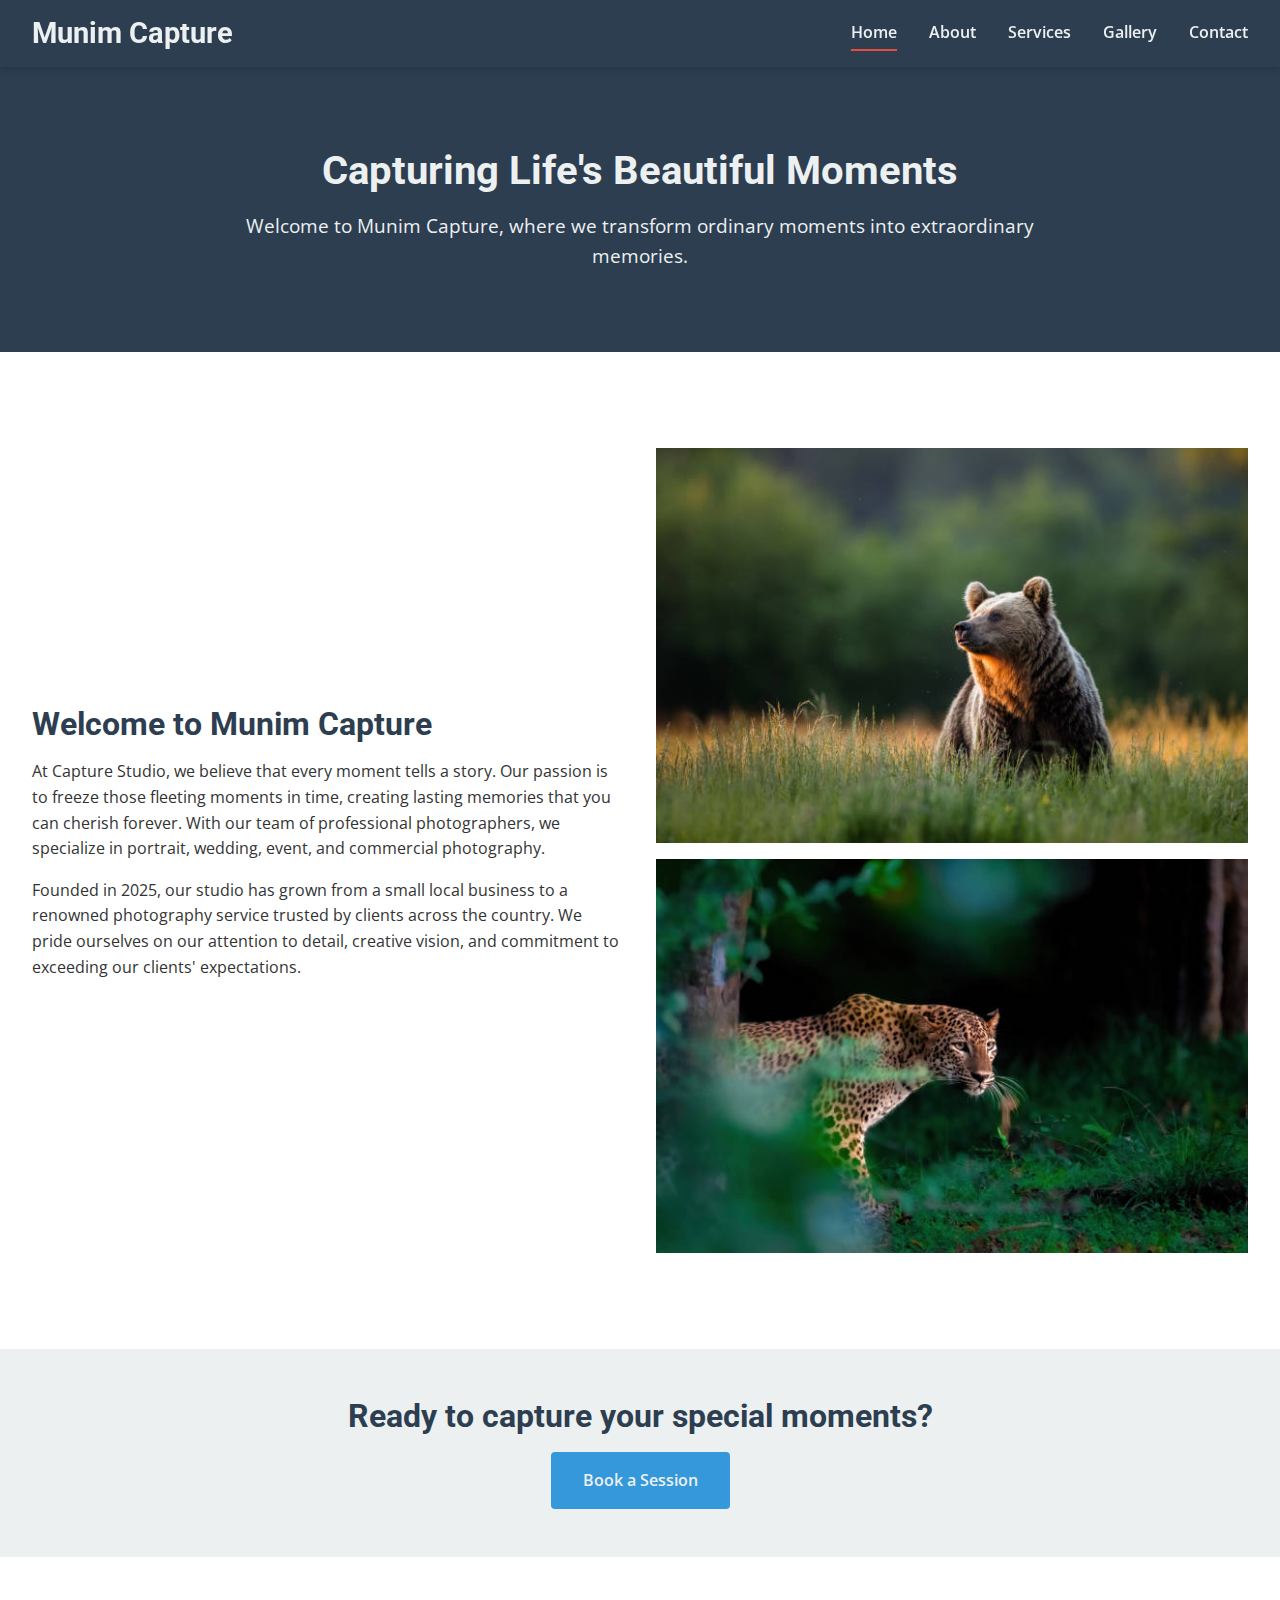
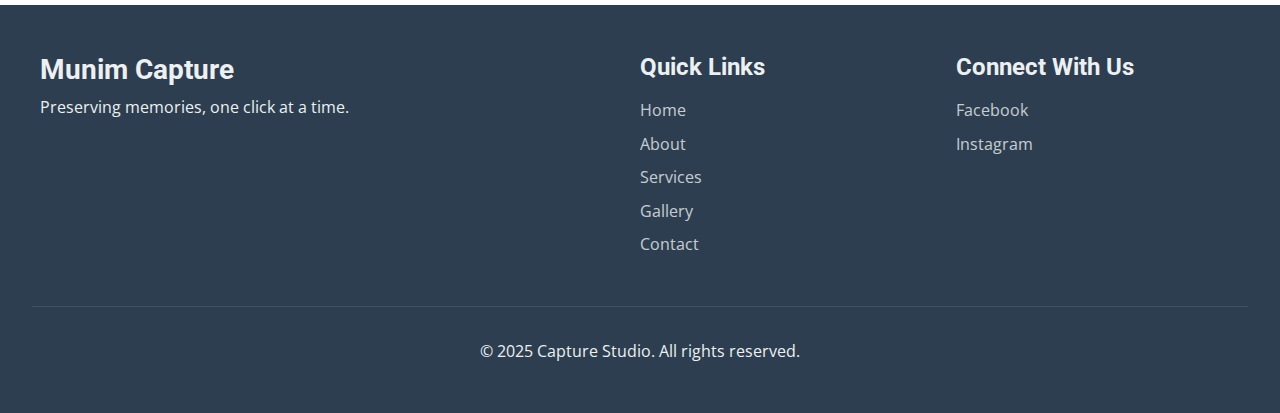
<file: index.html>
<html lang="en">
<head>
    <meta charset="UTF-8">
    <meta name="viewport" content="width=device-width, initial-scale=1.0">
    <title>Munim Capture | Home</title>
    <!-- Google Fonts -->
    <link rel="preconnect" href="https://fonts.googleapis.com">
    <link rel="preconnect" href="https://fonts.gstatic.com" crossorigin>
    <link href="https://fonts.googleapis.com/css2?family=Roboto:wght@400;700&family=Open+Sans:wght@400;600&display=swap" rel="stylesheet">
    <!-- Custom CSS -->
    <link rel="stylesheet" href="styles.css">
</head>
<body>
    <!-- Header Section -->
    <header>
        <div class="logo">
            <a href="index.html"><h1>Munim Capture</h1></a>
        </div>
        <!-- Navigation Bar -->
        <nav>
            <ul>
                <li><a href="index.html" class="active">Home</a></li>
                <li><a href="about.html">About</a></li>
                <li><a href="services.html">Services</a></li>
                <li><a href="gallery.html">Gallery</a></li>
                <li><a href="contact.html">Contact</a></li>
            </ul>
        </nav>
    </header>

    <!-- Main Content -->
    <main>
        <section class="hero">
            <h2>Capturing Life's Beautiful Moments</h2>
            <p>Welcome to Munim Capture, where we transform ordinary moments into extraordinary memories.</p>
        </section>

        <section class="intro">
            <div class="content-wrapper">
                <div class="text-content">
                    <h2>Welcome to Munim Capture</h2>
                    <p>
                        At Capture Studio, we believe that every moment tells a story. Our passion is to freeze those fleeting 
                        moments in time, creating lasting memories that you can cherish forever. With our team of professional photographers, we specialize 
                        in portrait, wedding, event, and commercial photography.
                    </p>
                    <p>
                        Founded in 2025, our studio has grown from a small local business to a 
                        renowned photography service trusted by clients across the country. We pride ourselves on our attention to detail, 
                        creative vision, and commitment to exceeding our clients' expectations.
                    </p>
                </div>
                <div class="image-content">
                    <img src="img/index1.jpg" alt="" height="400" width="600">
                    <img src="img/index2.jpg" alt="" height="400" width="600">
                </div>
            </div>
        </section>

        <section class="cta">
            <h2>Ready to capture your special moments?</h2>
            <a href="contact.html" class="btn">Book a Session</a>
        </section>
    </main>

    <!-- Footer Section -->
    <footer>
        <div class="footer-content">
            <div class="footer-logo">
                <h3>Munim Capture</h3>
                <p>Preserving memories, one click at a time.</p>
            </div>
            <div class="footer-links">
                <h4>Quick Links</h4>
                <ul>
                    <li><a href="index.html">Home</a></li>
                    <li><a href="about.html">About</a></li>
                    <li><a href="services.html">Services</a></li>
                    <li><a href="gallery.html">Gallery</a></li>
                    <li><a href="contact.html">Contact</a></li>
                </ul>
            </div>
            <div class="footer-social">
                <h4>Connect With Us</h4>
                <ul>
                    <li><a href="https://instagram.com" target="https://www.facebook.com/mubassir.munim">Facebook</a></li>
                    <li><a href="https://facebook.com" target="https://www.instagram.com/mubassirahmedmunim/">Instagram</a></li>
                </ul>
            </div>
        </div>
        <div class="copyright">
            <p>&copy; 2025 Capture Studio. All rights reserved.</p>
        </div>
    </footer>
</body>
</html>
</file>
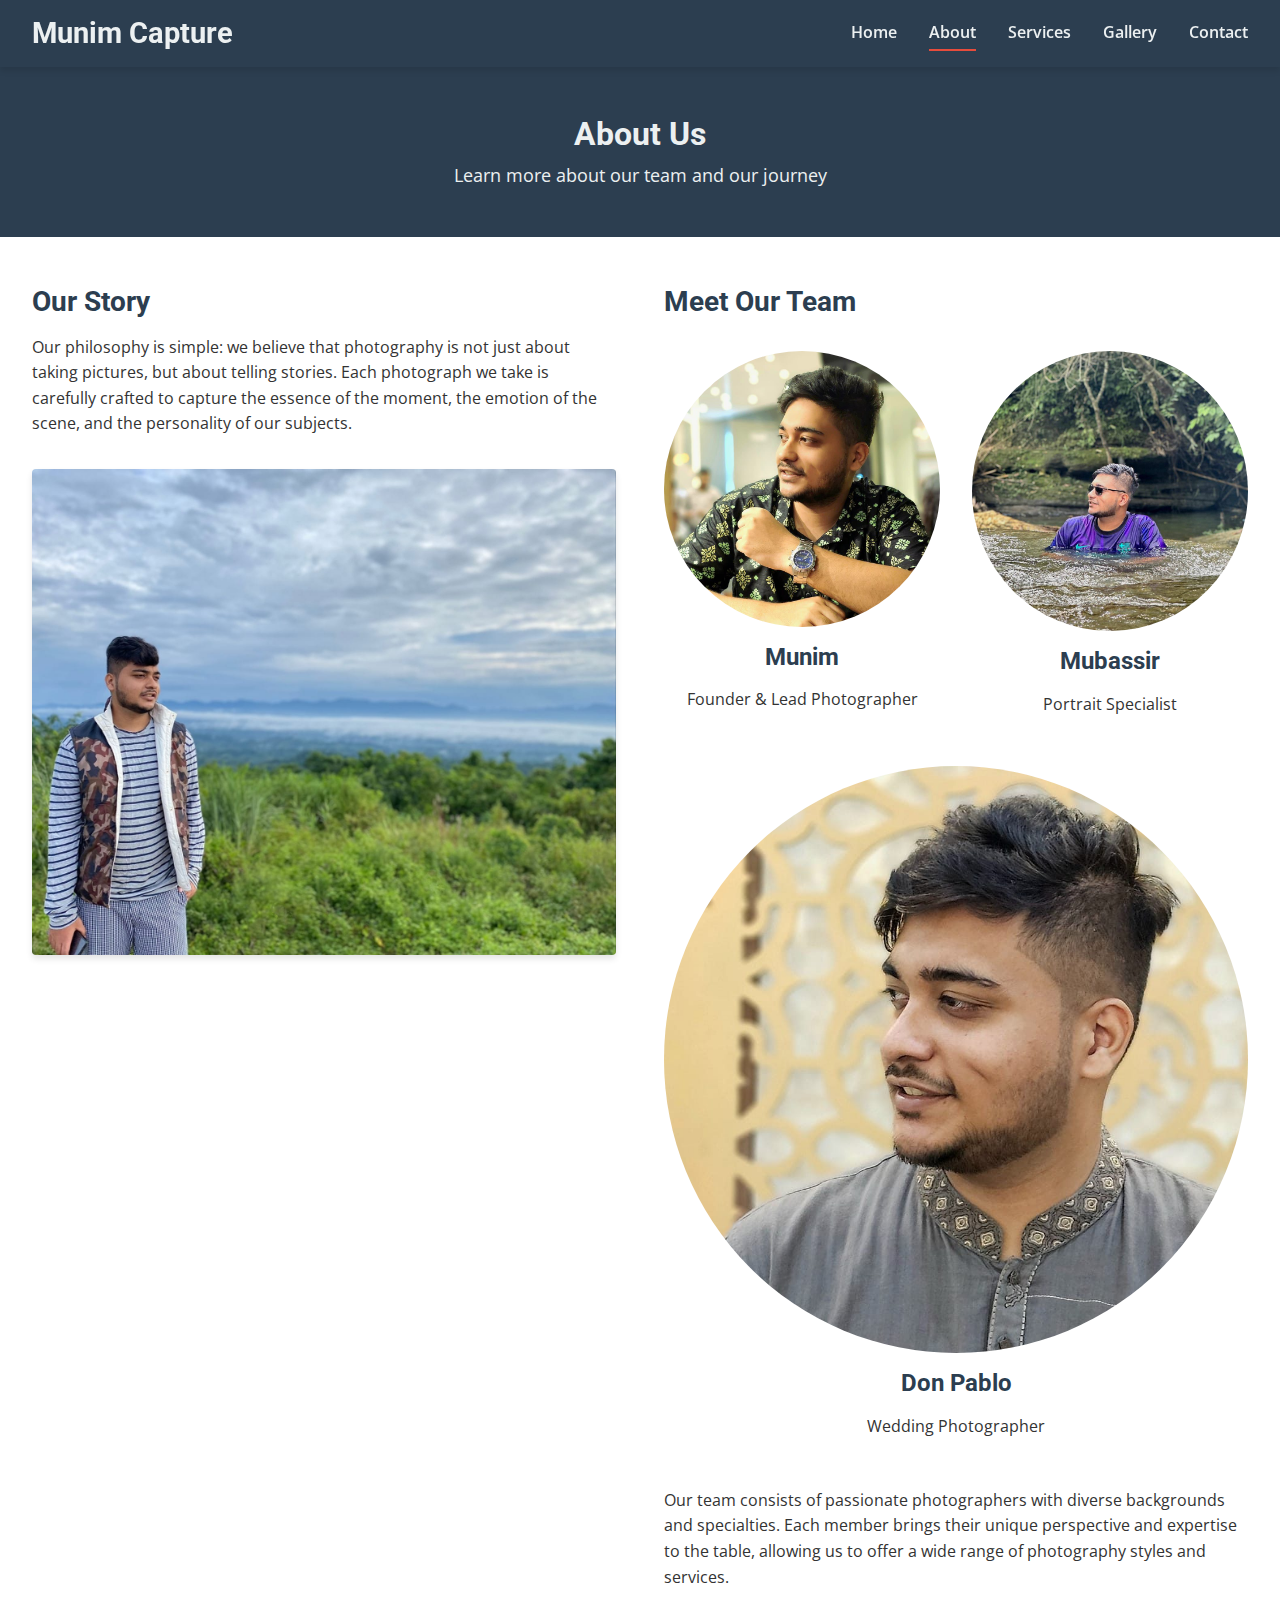
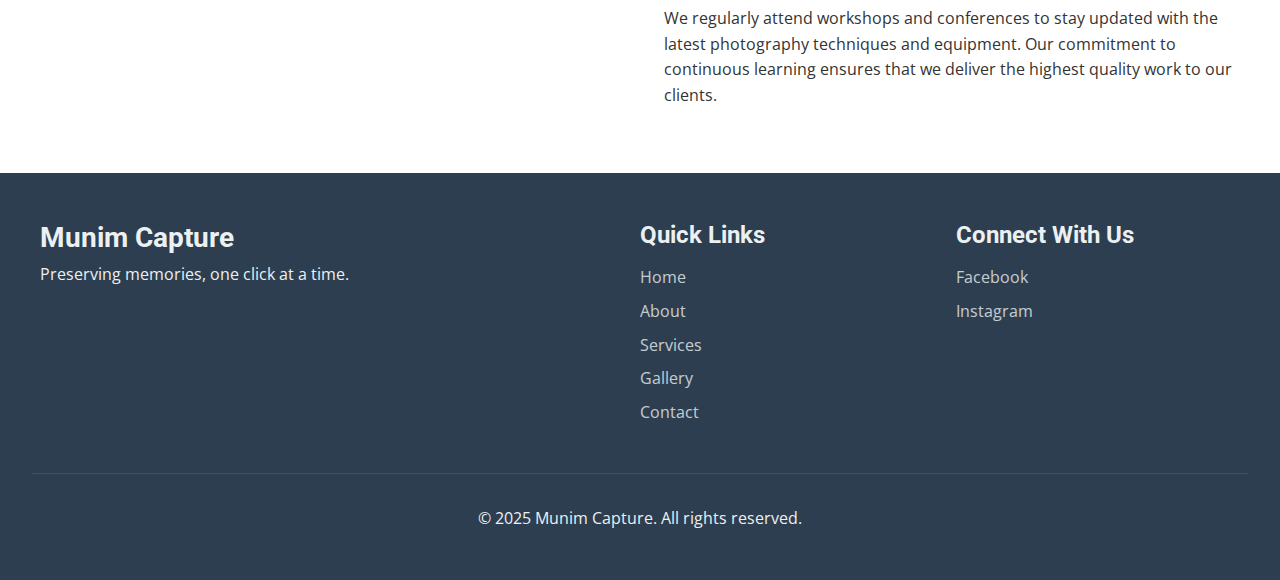
<file: about.html>
<!DOCTYPE html>
<html lang="en">
<head>
    <meta charset="UTF-8">
    <meta name="viewport" content="width=device-width, initial-scale=1.0">
    <title>Munim Capture | About</title>
    <!-- Google Fonts -->
    <link rel="preconnect" href="https://fonts.googleapis.com">
    <link rel="preconnect" href="https://fonts.gstatic.com" crossorigin>
    <link href="https://fonts.googleapis.com/css2?family=Roboto:wght@400;700&family=Open+Sans:wght@400;600&display=swap" rel="stylesheet">
    <!-- Custom CSS -->
    <link rel="stylesheet" href="styles.css">
</head>
<body>
    <!-- Header Section -->
    <header>
        <div class="logo">
            <a href="index.html"><h1>Munim Capture</h1></a>
        </div>
        <!-- Navigation Bar -->
        <nav>
            <ul>
                <li><a href="index.html">Home</a></li>
                <li><a href="about.html" class="active">About</a></li>
                <li><a href="services.html">Services</a></li>
                <li><a href="gallery.html">Gallery</a></li>
                <li><a href="contact.html">Contact</a></li>
            </ul>
        </nav>
    </header>

    <!-- Main Content -->
    <main>
        <section class="page-header">
            <h2>About Us</h2>
            <p>Learn more about our team and our journey</p>
        </section>

        <!-- Using flexbox for this page layout -->
        <section class="about-content">
            <div class="about-story">
                <h3>Our Story</h3>
                <p>
                    Our philosophy is simple: we believe that photography is not just about taking pictures, but about telling stories. 
                    Each photograph we take is carefully crafted to capture the essence of the moment, the emotion of the scene, and the personality of our subjects.
                </p>
                <img src="img/about us/cover.jpg" alt="Founder Michael Reynolds working with a vintage camera">
            </div>
            
            <div class="about-team">
                <h3>Meet Our Team</h3>
                <div class="team-members">
                    <div class="team-member">
                        <img src="img/about us/p4.jpg" alt="Portrait of Michael Reynolds, Founder and Lead Photographer">
                        <h4>Munim</h4>
                        <p>Founder & Lead Photographer</p>
                    </div>
                    <div class="team-member">
                        <img src="img/about us/p2.jpg" alt="Portrait of Sarah Chen, Portrait Specialist">
                        <h4>Mubassir</h4>
                        <p>Portrait Specialist</p>
                    </div>
                    <div class="team-member">
                        <img src="img/about us/p3.jpg" alt="Portrait of James Wilson, Wedding Photographer">
                        <h4>Don Pablo</h4>
                        <p>Wedding Photographer</p>
                    </div>
                </div>
                <p>
                    Our team consists of passionate photographers with diverse backgrounds and specialties. 
                    Each member brings their unique perspective and expertise to the table, allowing us to offer a wide range of photography styles and services.
                </p>
                <p>
                    We regularly attend workshops and conferences to stay updated with the latest photography 
                    techniques and equipment. Our commitment to continuous learning ensures that we deliver the highest quality work to our clients.
                </p>
            </div>
        </section>
    </main>

    <!-- Footer Section -->
    <footer>
        <div class="footer-content">
            <div class="footer-logo">
                <h3>Munim Capture</h3>
                <p>Preserving memories, one click at a time.</p>
            </div>
            <div class="footer-links">
                <h4>Quick Links</h4>
                <ul>
                    <li><a href="index.html">Home</a></li>
                    <li><a href="about.html">About</a></li>
                    <li><a href="services.html">Services</a></li>
                    <li><a href="gallery.html">Gallery</a></li>
                    <li><a href="contact.html">Contact</a></li>
                </ul>
            </div>
            <div class="footer-social">
                <h4>Connect With Us</h4>
                <ul>
                    <li><a href="https://instagram.com" target="https://www.facebook.com/mubassir.munim">Facebook</a></li>
                    <li><a href="https://facebook.com" target="https://www.instagram.com/mubassirahmedmunim/">Instagram</a></li>
                </ul>
            </div>
        </div>
        <div class="copyright">
            <p>&copy; 2025 Munim Capture. All rights reserved.</p>
        </div>
    </footer>
</body>
</html>
</file>
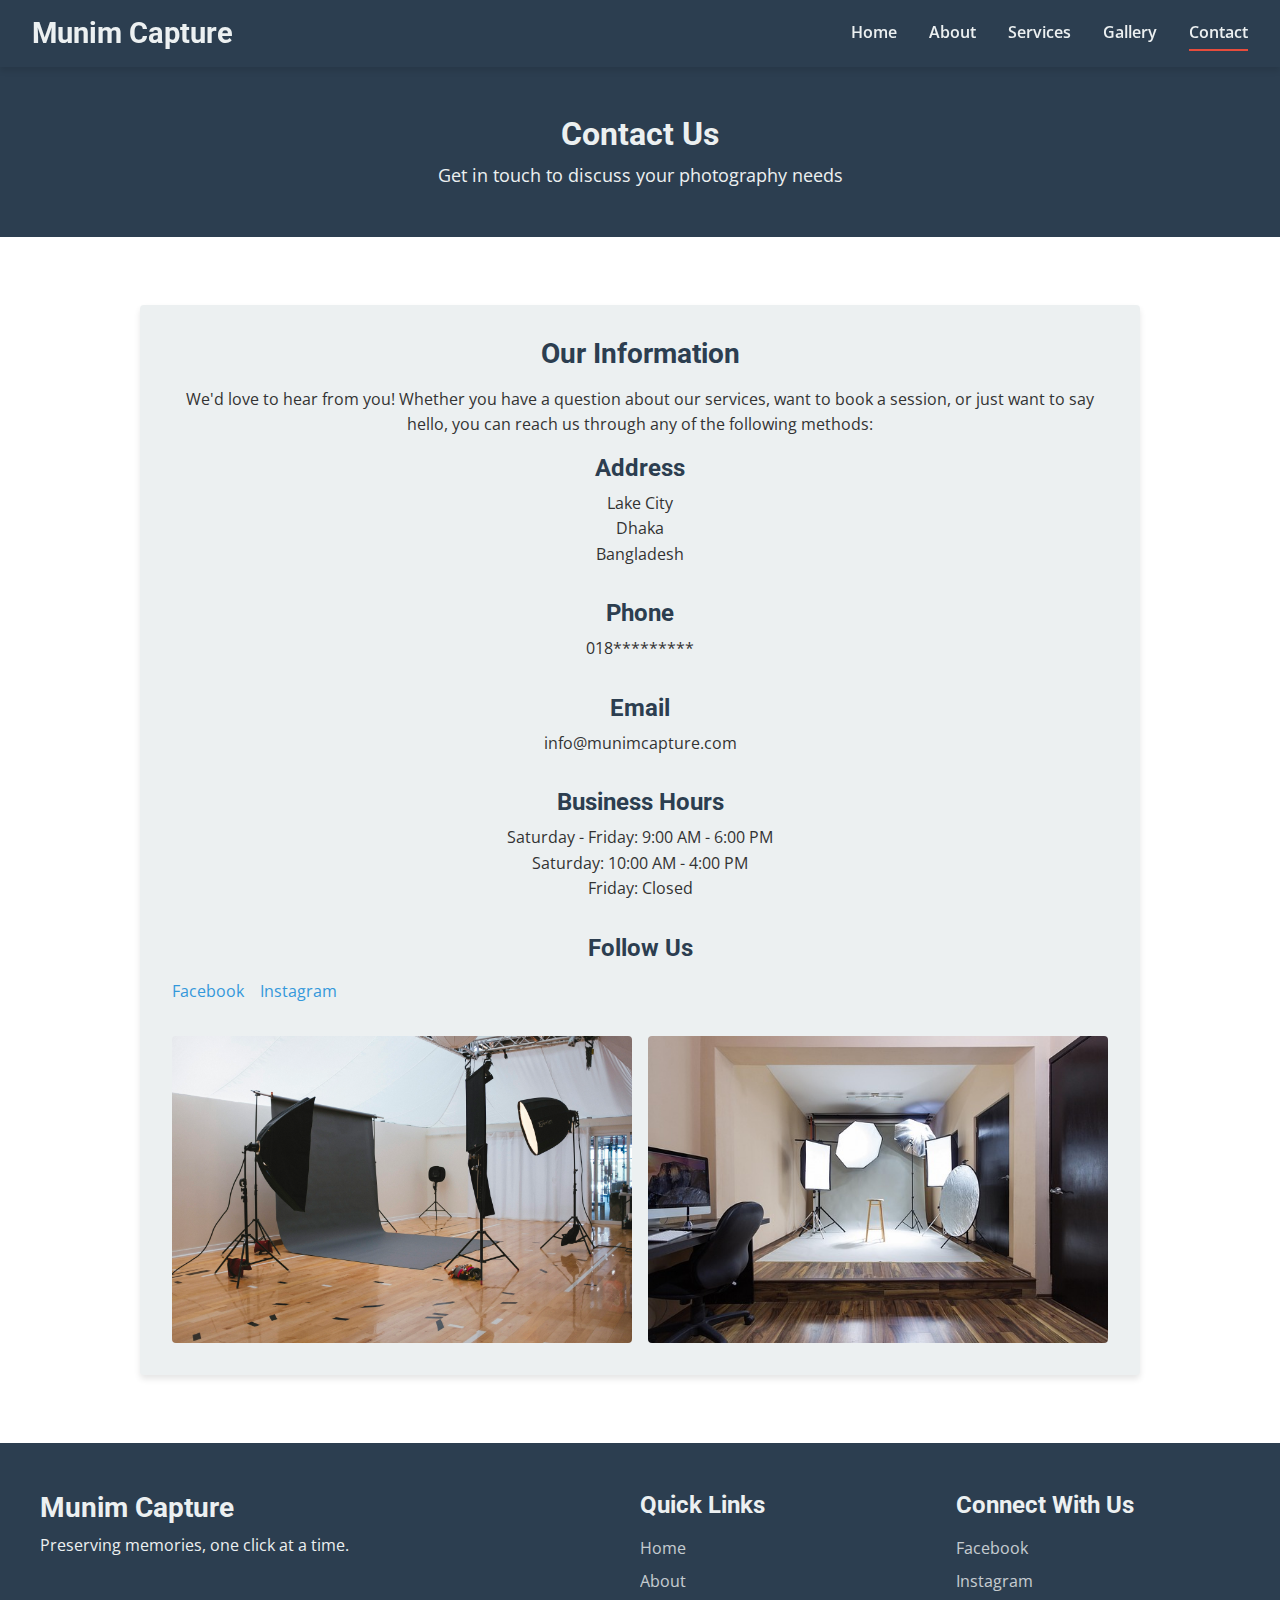
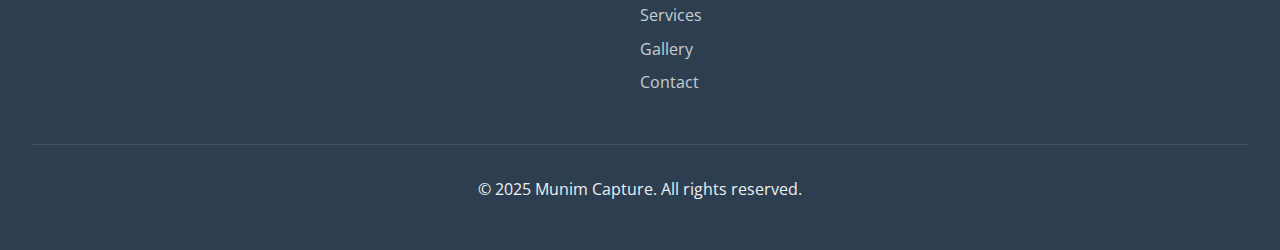
<file: contact.html>
<html lang="en">
<head>
    <meta charset="UTF-8">
    <meta name="viewport" content="width=device-width, initial-scale=1.0">
    <title>Munim Capture | Contact</title>
    <!-- Google Fonts -->
    <link rel="preconnect" href="https://fonts.googleapis.com">
    <link rel="preconnect" href="https://fonts.gstatic.com" crossorigin>
    <link href="https://fonts.googleapis.com/css2?family=Roboto:wght@400;700&family=Open+Sans:wght@400;600&display=swap" rel="stylesheet">
    <!-- Custom CSS -->
    <link rel="stylesheet" href="styles.css">
</head>
<body>
    <!-- Header Section -->
    <header>
        <div class="logo">
            <a href="index.html"><h1>Munim Capture</h1></a>
        </div>
        <!-- Navigation Bar -->
        <nav>
            <ul>
                <li><a href="index.html">Home</a></li>
                <li><a href="about.html">About</a></li>
                <li><a href="services.html">Services</a></li>
                <li><a href="gallery.html">Gallery</a></li>
                <li><a href="contact.html" class="active">Contact</a></li>
            </ul>
        </nav>
    </header>

    <!-- Main Content -->
    <main>
        <section class="page-header">
            <h2>Contact Us</h2>
            <p>Get in touch to discuss your photography needs</p>
        </section>
    
        <section class="contact-container">
            <div class="contact-info">
                <h3>Our Information</h3>
                <p>
                    We'd love to hear from you! Whether you have a question about our services, 
                    want to book a session, or just want to say hello, you can reach us through any of the following methods:
                </p>
                <div class="info-item">
                    <h4>Address</h4>
                    <p>Lake City<br>Dhaka<br>Bangladesh</p>
                </div>
                <div class="info-item">
                    <h4>Phone</h4>
                    <p>018*********</p>
                </div>
                <div class="info-item">
                    <h4>Email</h4>
                    <p>info@munimcapture.com</p>
                </div>
                <div class="info-item">
                    <h4>Business Hours</h4>
                    <p>Saturday - Friday: 9:00 AM - 6:00 PM<br>Saturday: 10:00 AM - 4:00 PM<br>Friday: Closed</p>
                </div>
                <div class="social-links">
                    <h4>Follow Us</h4>
                    <ul>
                        <li><a href="https://instagram.com" target="https://www.facebook.com/mubassir.munim">Facebook</a></li>
                        <li><a href="https://facebook.com" target="https://www.instagram.com/mubassirahmedmunim/">Instagram</a></li>
                    </ul>
                </div>
                <div class="location-images">
                    <img src="img/contact/photo-1603425013520-e0b30e6e37dc.jpg" alt="">
                    <img src="img/contact/photo-studio-4303312_640.jpg" alt="">
                </div>
            </div>
        </section>
    </main>
    

    <!-- Footer Section -->
    <footer>
        <div class="footer-content">
            <div class="footer-logo">
                <h3>Munim Capture</h3>
                <p>Preserving memories, one click at a time.</p>
            </div>
            <div class="footer-links">
                <h4>Quick Links</h4>
                <ul>
                    <li><a href="index.html">Home</a></li>
                    <li><a href="about.html">About</a></li>
                    <li><a href="services.html">Services</a></li>
                    <li><a href="gallery.html">Gallery</a></li>
                    <li><a href="contact.html">Contact</a></li>
                </ul>
            </div>
            <div class="footer-social">
                <h4>Connect With Us</h4>
                <ul>
                    <li><a href="https://instagram.com" target="https://www.facebook.com/mubassir.munim">Facebook</a></li>
                    <li><a href="https://facebook.com" target="https://www.instagram.com/mubassirahmedmunim/">Instagram</a></li>
                </ul>
            </div>
        </div>
        <div class="copyright">
            <p>&copy; 2025 Munim Capture. All rights reserved.</p>
        </div>
    </footer>
</body>
</html>
</file>
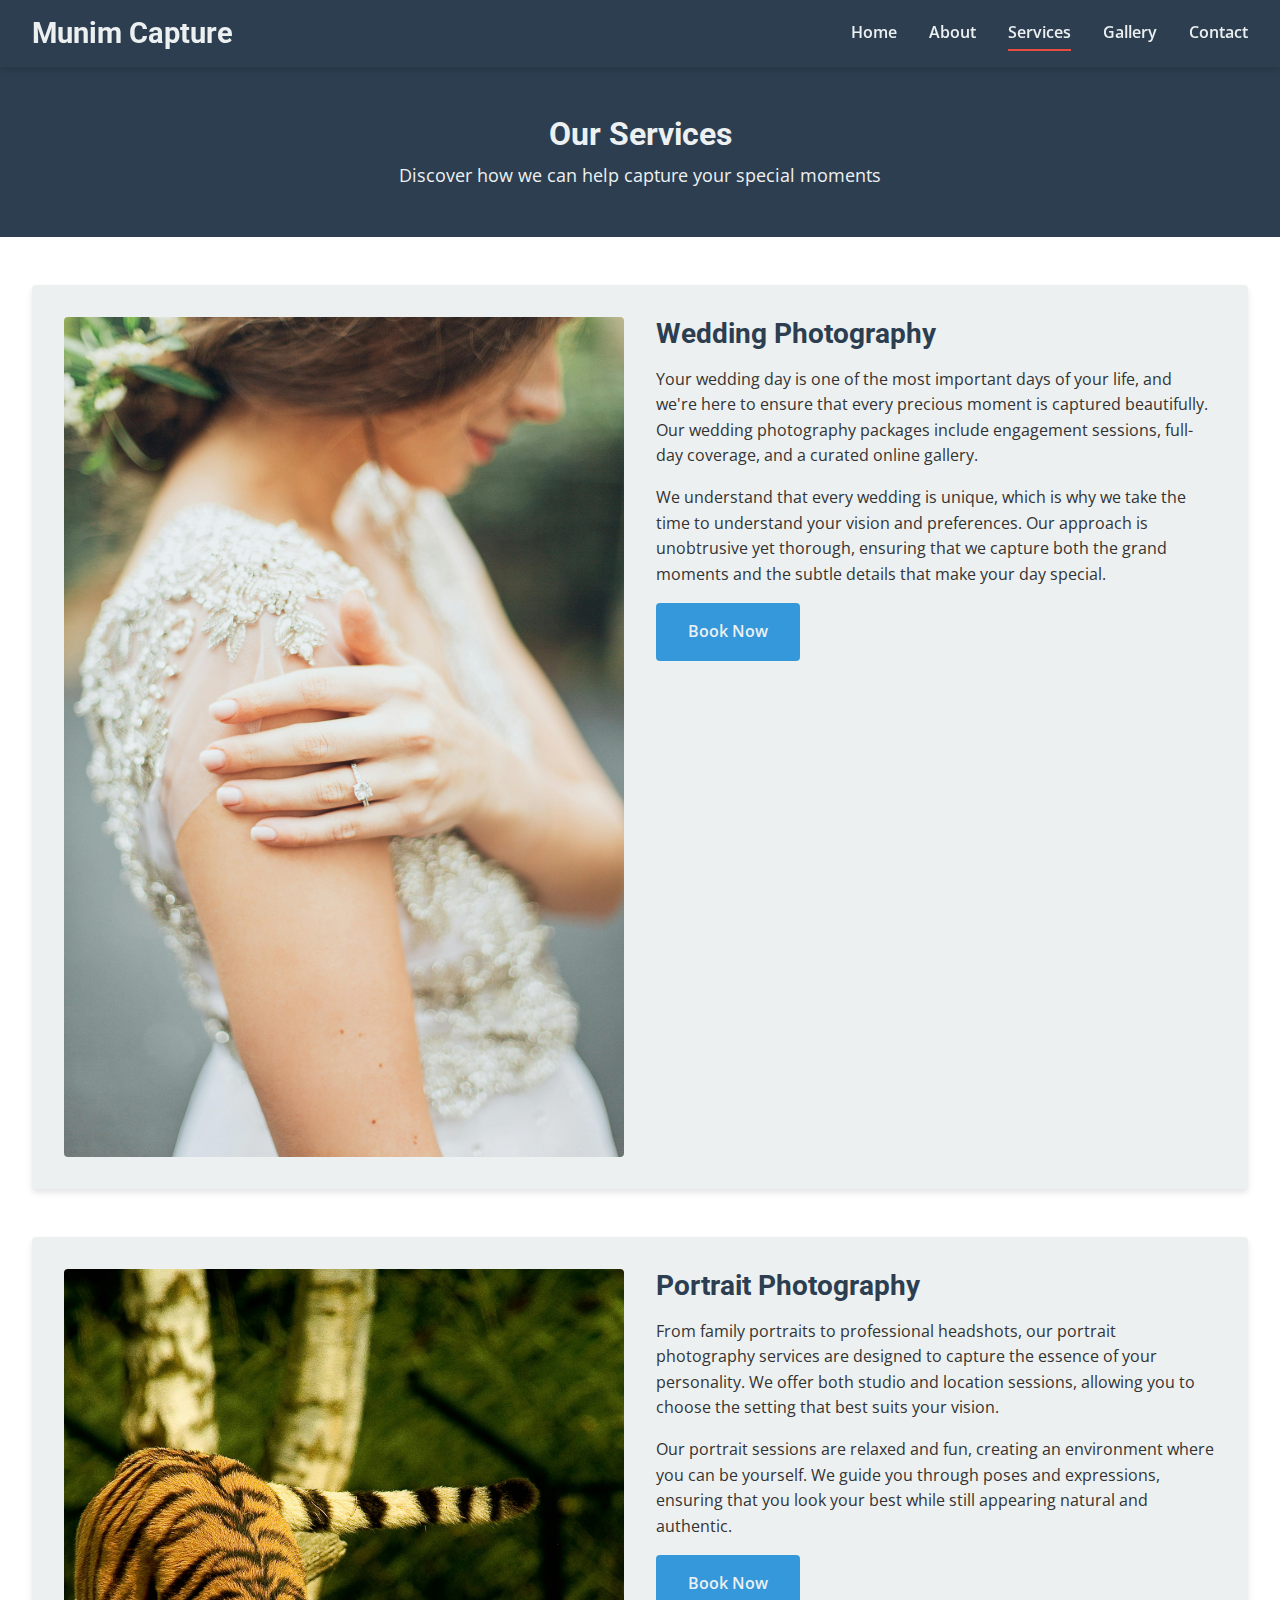
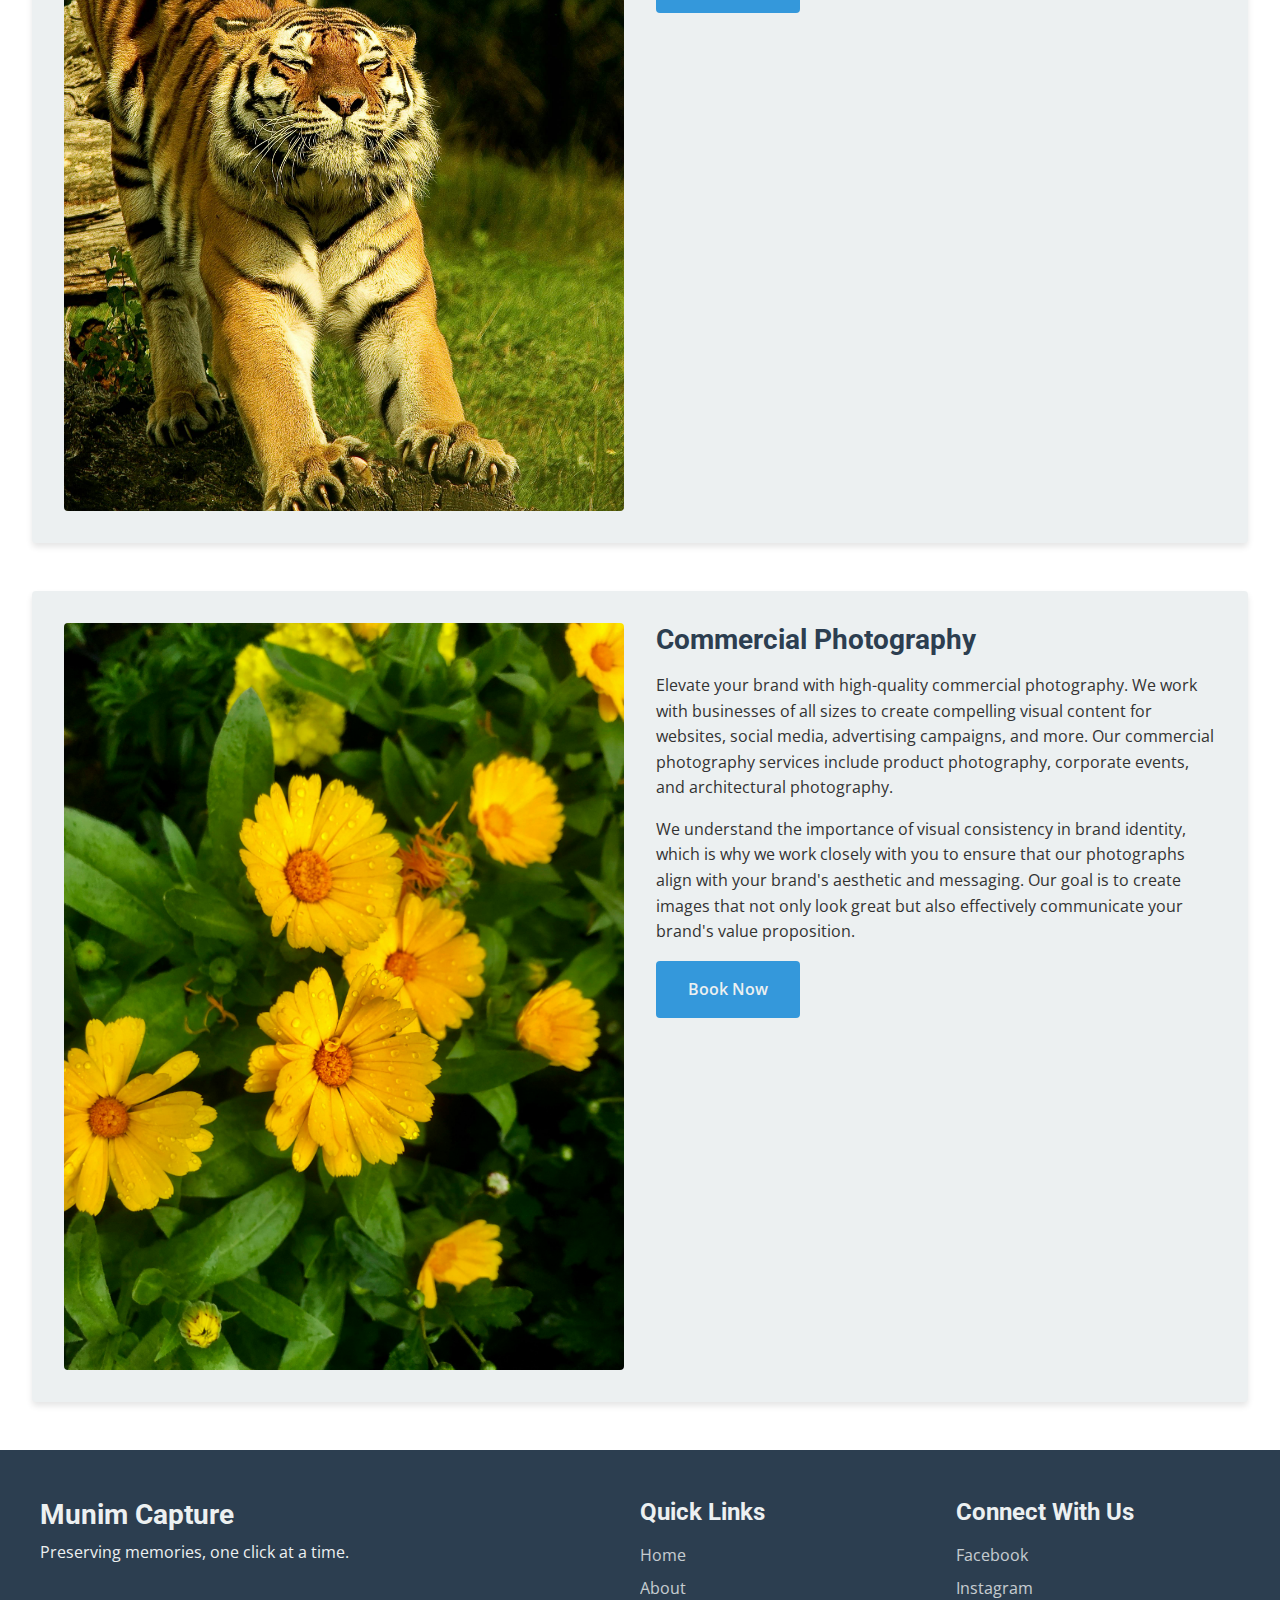
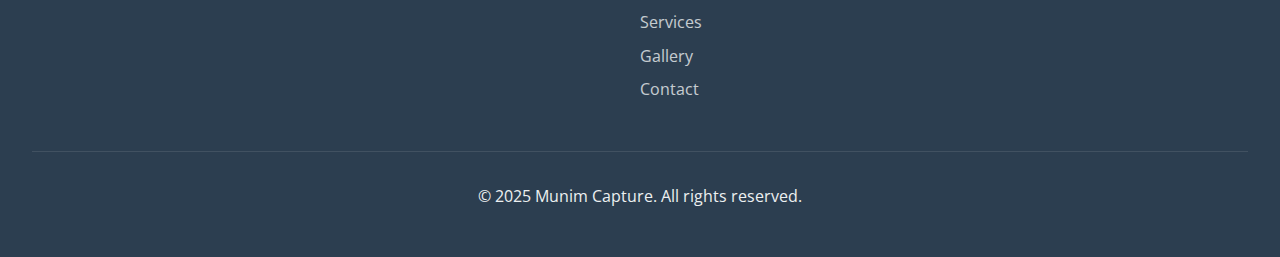
<file: services.html>
<html lang="en">
<head>
    <meta charset="UTF-8">
    <meta name="viewport" content="width=device-width, initial-scale=1.0">
    <title>Munim Capture | Services</title>
    <!-- Google Fonts -->
    <link rel="preconnect" href="https://fonts.googleapis.com">
    <link rel="preconnect" href="https://fonts.gstatic.com" crossorigin>
    <link href="https://fonts.googleapis.com/css2?family=Roboto:wght@400;700&family=Open+Sans:wght@400;600&display=swap" rel="stylesheet">
    <!-- Custom CSS -->
    <link rel="stylesheet" href="styles.css">
</head>
<body>
    <!-- Header Section -->
    <header>
        <div class="logo">
            <a href="index.html"><h1>Munim Capture</h1></a>
        </div>
        <!-- Navigation Bar -->
        <nav>
            <ul>
                <li><a href="index.html">Home</a></li>
                <li><a href="about.html">About</a></li>
                <li><a href="services.html" class="active">Services</a></li>
                <li><a href="gallery.html">Gallery</a></li>
                <li><a href="contact.html">Contact</a></li>
            </ul>
        </nav>
    </header>

    <!-- Main Content -->
    <main>
        <section class="page-header">
            <h2>Our Services</h2>
            <p>Discover how we can help capture your special moments</p>
        </section>
        <section class="service-list">
            <div class="service-item">
                <img src="img/service/pexels-elina-sazonova-1927264.jpg" alt="" height="600" width="400">
                <div class="service-details">
                    <h3>Wedding Photography</h3>
                    <p>
                        Your wedding day is one of the most important days of your life, 
                        and we're here to ensure that every precious moment is captured beautifully. 
                        Our wedding photography packages include engagement sessions, full-day coverage, and a curated online gallery.
                    </p>
                    <p>
                        We understand that every wedding is unique, which is why we take the time to 
                        understand your vision and preferences. Our approach is unobtrusive yet thorough, 
                        ensuring that we capture both the grand moments and the subtle details that make your day special.
                    </p>
                    <a href="contact.html" class="btn">Book Now</a>
                </div>
            </div>

            <div class="service-item">
                <img src="img/service/pexels-richard-verbeek-177679-572861.jpg" alt="">
                <div class="service-details">
                    <h3>Portrait Photography</h3>
                    <p>
                        From family portraits to professional headshots, our portrait 
                        photography services are designed to capture the essence of your personality. 
                        We offer both studio and location sessions, allowing you to choose the setting that best suits your vision.
                    </p>
                    <p>
                        Our portrait sessions are relaxed and fun, creating an environment where you 
                        can be yourself. We guide you through poses and expressions, ensuring that you 
                        look your best while still appearing natural and authentic.
                    </p>
                    <a href="contact.html" class="btn">Book Now</a>
                </div>
            </div>

            <div class="service-item">
                <img src="img/service/pexels-vinay-prasad-209542450-29955895.jpg" alt="">
                <div class="service-details">
                    <h3>Commercial Photography</h3>
                    <p>
                        Elevate your brand with high-quality commercial photography. We work with businesses of all sizes to create 
                        compelling visual content for websites, social media, advertising campaigns, and more. Our commercial photography 
                        services include product photography, corporate events, and architectural photography.
                    </p>
                    <p>
                        We understand the importance of visual consistency in brand identity, 
                        which is why we work closely with you to ensure that our photographs align with 
                        your brand's aesthetic and messaging. Our goal is to create images that not only 
                        look great but also effectively communicate your brand's value proposition.
                    </p>
                    <a href="contact.html" class="btn">Book Now</a>
                </div>
            </div>
        </section>
    </main>

    <!-- Footer Section -->
    <footer>
        <div class="footer-content">
            <div class="footer-logo">
                <h3>Munim Capture</h3>
                <p>Preserving memories, one click at a time.</p>
            </div>
            <div class="footer-links">
                <h4>Quick Links</h4>
                <ul>
                    <li><a href="index.html">Home</a></li>
                    <li><a href="about.html">About</a></li>
                    <li><a href="services.html">Services</a></li>
                    <li><a href="gallery.html">Gallery</a></li>
                    <li><a href="contact.html">Contact</a></li>
                </ul>
            </div>
            <div class="footer-social">
                <h4>Connect With Us</h4>
                <ul>
                    <li><a href="https://instagram.com" target="https://www.facebook.com/mubassir.munim">Facebook</a></li>
                    <li><a href="https://facebook.com" target="https://www.instagram.com/mubassirahmedmunim/">Instagram</a></li>
                </ul>
            </div>
        </div>
        <div class="copyright">
            <p>&copy; 2025 Munim Capture. All rights reserved.</p>
        </div>
    </footer>
</body>
</html>
</file>
<file: styles.css>
:root {
    /* Colors */
    --color-primary: #2c3e50;
    --color-secondary: #3498db;
    --color-accent: #e74c3c;
    --color-light: #ecf0f1;
    --color-dark: #2c3e50;
    --color-text: #333333;
    --color-text-light: #7f8c8d;
    --color-background: #ffffff;
    --color-border: #e0e0e0;
  
    /* Typography */
    --font-heading: "Roboto", sans-serif;
    --font-body: "Open Sans", sans-serif;
  
    /* Spacing */
    --spacing-xs: 0.5rem;
    --spacing-sm: 1rem;
    --spacing-md: 2rem;
    --spacing-lg: 3rem;
    --spacing-xl: 5rem;
  
    /* Borders */
    --border-radius: 4px;
    --border-width: 1px;
  
    /* Shadows */
    --shadow-sm: 0 1px 3px rgba(0, 0, 0, 0.1);
    --shadow-md: 0 4px 6px rgba(0, 0, 0, 0.1);
    --shadow-lg: 0 10px 15px rgba(0, 0, 0, 0.1);
  }
  
  /* ===== RESET ===== */
  * {
    margin: 0;
    padding: 0;
    box-sizing: border-box;
  }
  
  body {
    font-family: var(--font-body);
    font-size: 16px;
    line-height: 1.6;
    color: var(--color-text);
    background-color: var(--color-background);
  }
  
  img {
    max-width: 100%;
    height: auto;
    display: block;
  }
  
  a {
    color: var(--color-secondary);
    text-decoration: none;
    transition: color 0.3s ease;
  }
  
  a:hover {
    color: var(--color-accent);
  }
  
  ul {
    list-style: none;
  }
  
  /* ===== TYPOGRAPHY ===== */
  h1,
  h2,
  h3,
  h4,
  h5,
  h6 {
    font-family: var(--font-heading);
    font-weight: 700;
    line-height: 1.2;
    margin-bottom: var(--spacing-sm);
    color: var(--color-dark);
  }
  
  h1 {
    font-size: 2.5rem;
  }
  
  h2 {
    font-size: 2rem;
  }
  
  h3 {
    font-size: 1.75rem;
  }
  
  h4 {
    font-size: 1.5rem;
  }
  
  p {
    margin-bottom: var(--spacing-sm);
  }
  
  /* ===== LAYOUT ===== */
  .container {
    width: 100%;
    max-width: 1200px;
    margin: 0 auto;
    padding: 0 var(--spacing-sm);
  }
  
  section {
    padding: var(--spacing-lg) 0;
  }
  
  /* ===== HEADER ===== */
  header {
    background-color: var(--color-primary);
    color: var(--color-light);
    padding: var(--spacing-sm) var(--spacing-md);
    display: flex;
    justify-content: space-between;
    align-items: center;
    box-shadow: var(--shadow-md);
    position: sticky;
    top: 0;
    z-index: 100;
  }
  
  .logo h1 {
    font-size: 1.8rem;
    color: var(--color-light);
    margin-bottom: 0;
  }
  
  /* ===== NAVIGATION ===== */
  nav ul {
    display: flex;
    gap: var(--spacing-md);
  }
  
  nav a {
    color: var(--color-light);
    font-weight: 600;
    padding: var(--spacing-xs) 0;
    position: relative;
  }
  
  nav a:hover {
    color: var(--color-light);
  }
  
  nav a::after {
    content: "";
    position: absolute;
    bottom: 0;
    left: 0;
    width: 0;
    height: 2px;
    background-color: var(--color-accent);
    transition: width 0.3s ease;
  }
  
  nav a:hover::after,
  nav a.active::after {
    width: 100%;
  }
  
  nav a.active {
    color: var(--color-light);
  }
  
  /* ===== HERO SECTION ===== */
  .hero {
    background-color: var(--color-primary);
    color: var(--color-light);
    text-align: center;
    padding: var(--spacing-xl) var(--spacing-md);
    margin-bottom: var(--spacing-lg);
  }
  
  .hero h2 {
    font-size: 2.5rem;
    color: var(--color-light);
    margin-bottom: var(--spacing-sm);
  }
  
  .hero p {
    font-size: 1.2rem;
    max-width: 800px;
    margin: 0 auto;
  }
  
  /* ===== PAGE HEADER ===== */
  .page-header {
    background-color: var(--color-primary);
    color: var(--color-light);
    text-align: center;
    padding: var(--spacing-lg) var(--spacing-md);
    margin-bottom: var(--spacing-lg);
  }
  
  .page-header h2 {
    color: var(--color-light);
    margin-bottom: var(--spacing-xs);
  }
  
  .page-header p {
    font-size: 1.1rem;
    max-width: 600px;
    margin: 0 auto;
  }
  
  /* ===== INTRO SECTION ===== */
  .intro .content-wrapper {
    display: grid;
    grid-template-columns: 1fr;
    gap: var(--spacing-md);
    padding: 0 var(--spacing-md);
  }
  
  .intro .text-content {
    display: flex;
    flex-direction: column;
    justify-content: center;
  }
  
  .intro .image-content {
    display: grid;
    grid-template-columns: 1fr;
    gap: var(--spacing-sm);
  }
  
  @media (min-width: 768px) {
    .intro .content-wrapper {
      grid-template-columns: 1fr 1fr;
    }
  }
  
  /* ===== ABOUT PAGE ===== */
  /* Using flexbox for the about page layout */
  .about-content {
    display: flex;
    flex-direction: column;
    gap: var(--spacing-lg);
    padding: 0 var(--spacing-md);
  }
  
  .about-story,
  .about-team {
    flex: 1;
  }
  
  .about-story img {
    margin-top: var(--spacing-md);
    border-radius: var(--border-radius);
    box-shadow: var(--shadow-md);
  }
  
  .team-members {
    display: flex;
    flex-wrap: wrap;
    gap: var(--spacing-md);
    margin: var(--spacing-md) 0;
  }
  
  .team-member {
    flex: 1;
    min-width: 250px;
    text-align: center;
  }
  
  .team-member img {
    border-radius: 50%;
    margin: 0 auto var(--spacing-sm);
  }
  
  .values-container {
    display: flex;
    flex-wrap: wrap;
    gap: var(--spacing-md);
    margin-top: var(--spacing-md);
  }
  
  .value-item {
    flex: 1;
    min-width: 250px;
    padding: var(--spacing-md);
    background-color: var(--color-light);
    border-radius: var(--border-radius);
    box-shadow: var(--shadow-sm);
  }
  
  @media (min-width: 768px) {
    .about-content {
      flex-direction: row;
    }
  }
  
  /* ===== SERVICES PAGE ===== */
  .services-intro {
    max-width: 800px;
    margin: 0 auto var(--spacing-lg);
    padding: 0 var(--spacing-md);
  }
  
  .service-list {
    display: flex;
    flex-direction: column;
    gap: var(--spacing-lg);
    padding: 0 var(--spacing-md);
  }
  
  .service-item {
    display: grid;
    grid-template-columns: 1fr;
    gap: var(--spacing-md);
    padding: var(--spacing-md);
    background-color: var(--color-light);
    border-radius: var(--border-radius);
    box-shadow: var(--shadow-md);
  }
  
  .service-item img {
    border-radius: var(--border-radius);
    width: 100%;
    height: auto;
    object-fit: cover;
  }
  
  .pricing {
    max-width: 800px;
    margin: var(--spacing-lg) auto 0;
    padding: var(--spacing-md);
    background-color: var(--color-light);
    border-radius: var(--border-radius);
    box-shadow: var(--shadow-sm);
    text-align: center;
  }
  
  @media (min-width: 768px) {
    .service-item {
      grid-template-columns: 1fr 1fr;
    }
  }
  
  /* ===== GALLERY PAGE ===== */
  /* Using CSS Grid for the gallery layout */
  .gallery-intro {
    max-width: 800px;
    margin: 0 auto var(--spacing-lg);
    padding: 0 var(--spacing-md);
  }
  
  .gallery-filters {
    display: flex;
    justify-content: center;
    gap: var(--spacing-sm);
    margin-bottom: var(--spacing-md);
    flex-wrap: wrap;
  }
  
  .filter-btn {
    padding: var(--spacing-xs) var(--spacing-sm);
    background-color: var(--color-light);
    border: none;
    border-radius: var(--border-radius);
    cursor: pointer;
    font-family: var(--font-body);
    transition: all 0.3s ease;
  }
  
  .filter-btn:hover,
  .filter-btn.active {
    background-color: var(--color-secondary);
    color: var(--color-light);
  }
  
  .gallery-container {
    display: grid;
    grid-template-columns: repeat(auto-fill, minmax(300px, 1fr));
    gap: var(--spacing-md);
    padding: 0 var(--spacing-md);
  }
  
  .gallery-item {
    position: relative;
    overflow: hidden;
    border-radius: var(--border-radius);
    box-shadow: var(--shadow-md);
  }
  
  .gallery-item img {
    width: 100%;
    height: 300px;
    object-fit: cover;
    transition: transform 0.3s ease;
  }
  
  .gallery-item:hover img {
    transform: scale(1.05);
  }
  
  .gallery-caption {
    position: absolute;
    bottom: 0;
    left: 0;
    right: 0;
    background-color: rgba(0, 0, 0, 0.7);
    color: var(--color-light);
    padding: var(--spacing-sm);
    transform: translateY(100%);
    transition: transform 0.3s ease;
  }
  
  .gallery-item:hover .gallery-caption {
    transform: translateY(0);
  }
  
  .gallery-caption h4 {
    color: var(--color-light);
    margin-bottom: 0;
  }
  
  .testimonials {
    max-width: 1000px;
    margin: var(--spacing-lg) auto 0;
    padding: 0 var(--spacing-md);
    text-align: center;
  }
  
  .testimonial-container {
    display: grid;
    grid-template-columns: 1fr;
    gap: var(--spacing-md);
    margin-top: var(--spacing-md);
  }
  
  .testimonial {
    padding: var(--spacing-md);
    background-color: var(--color-light);
    border-radius: var(--border-radius);
    box-shadow: var(--shadow-sm);
  }
  
  .testimonial cite {
    display: block;
    margin-top: var(--spacing-sm);
    font-style: italic;
    color: var(--color-text-light);
  }
  
  @media (min-width: 768px) {
    .testimonial-container {
      grid-template-columns: repeat(3, 1fr);
    }
  }
  
  /* ===== CONTACT PAGE ===== */
  .contact-content {
    display: grid;
    grid-template-columns: 1fr;
    gap: var(--spacing-lg);
    padding: 0 var(--spacing-md);
  }
  
  .contact-container {
    display: flex;
    justify-content: center;
    align-items: center;
    min-height: 100vh;
    padding: 20px;
}

.contact-info {
    padding: var(--spacing-md);
    background-color: var(--color-light);
    border-radius: var(--border-radius);
    box-shadow: var(--shadow-md);
    width: 100%;
    max-width: 1000px;
    text-align: center;
}

  
  .info-item {
    margin-bottom: var(--spacing-md);
  }
  
  .info-item h4 {
    margin-bottom: var(--spacing-xs);
  }
  
  .social-links ul {
    display: flex;
    gap: var(--spacing-sm);
    margin-top: var(--spacing-xs);
  }
  
  .location-images {
    display: grid;
    grid-template-columns: 1fr;
    gap: var(--spacing-sm);
    margin-top: var(--spacing-md);
  }
  
  .location-images img {
    border-radius: var(--border-radius);
  }
  
  .form-group {
    margin-bottom: var(--spacing-md);
  }
  
  .form-group label {
    display: block;
    margin-bottom: var(--spacing-xs);
    font-weight: 600;
  }
  
  .form-group input,
  .form-group select,
  .form-group textarea {
    width: 100%;
    padding: var(--spacing-sm);
    border: var(--border-width) solid var(--color-border);
    border-radius: var(--border-radius);
    font-family: var(--font-body);
    font-size: 1rem;
  }
  
  .form-group textarea {
    resize: vertical;
  }
  
  .faq {
    max-width: 800px;
    margin: var(--spacing-lg) auto 0;
    padding: 0 var(--spacing-md);
  }
  
  .faq-container {
    margin-top: var(--spacing-md);
  }
  
  .faq-item {
    margin-bottom: var(--spacing-md);
    padding: var(--spacing-md);
    background-color: var(--color-light);
    border-radius: var(--border-radius);
    box-shadow: var(--shadow-sm);
  }
  
  .faq-item h4 {
    margin-bottom: var(--spacing-xs);
  }
  
  @media (min-width: 768px) {
    .contact-content {
      grid-template-columns: 1fr 1fr;
    }
  
    .location-images {
      grid-template-columns: 1fr 1fr;
    }
  }
  
  /* ===== CTA SECTION ===== */
  .cta {
    text-align: center;
    padding: var(--spacing-lg) var(--spacing-md);
    background-color: var(--color-light);
    margin-top: var(--spacing-lg);
  }
  
  .btn {
    display: inline-block;
    padding: var(--spacing-sm) var(--spacing-md);
    background-color: var(--color-secondary);
    color: var(--color-light);
    border-radius: var(--border-radius);
    font-weight: 600;
    text-align: center;
    transition: background-color 0.3s ease;
  }
  
  .btn:hover {
    background-color: var(--color-accent);
    color: var(--color-light);
  }
  
  /* ===== FOOTER ===== */
  footer {
    background-color: var(--color-primary);
    color: var(--color-light);
    padding: var(--spacing-lg) var(--spacing-md) var(--spacing-md);
    margin-top: var(--spacing-lg);
  }
  
  .footer-content {
    display: grid;
    grid-template-columns: 1fr;
    gap: var(--spacing-md);
    max-width: 1200px;
    margin: 0 auto;
  }
  
  .footer-logo h3 {
    color: var(--color-light);
    margin-bottom: var(--spacing-xs);
  }
  
  .footer-links h4,
  .footer-social h4 {
    color: var(--color-light);
    margin-bottom: var(--spacing-sm);
  }
  
  .footer-links ul,
  .footer-social ul {
    display: flex;
    flex-direction: column;
    gap: var(--spacing-xs);
  }
  
  .footer-links a,
  .footer-social a {
    color: var(--color-light);
    opacity: 0.8;
    transition: opacity 0.3s ease;
  }
  
  .footer-links a:hover,
  .footer-social a:hover {
    opacity: 1;
  }
  
  .copyright {
    text-align: center;
    margin-top: var(--spacing-lg);
    padding-top: var(--spacing-md);
    border-top: 1px solid rgba(255, 255, 255, 0.1);
  }
  
  @media (min-width: 768px) {
    .footer-content {
      grid-template-columns: 2fr 1fr 1fr;
    }
  }
</file>
